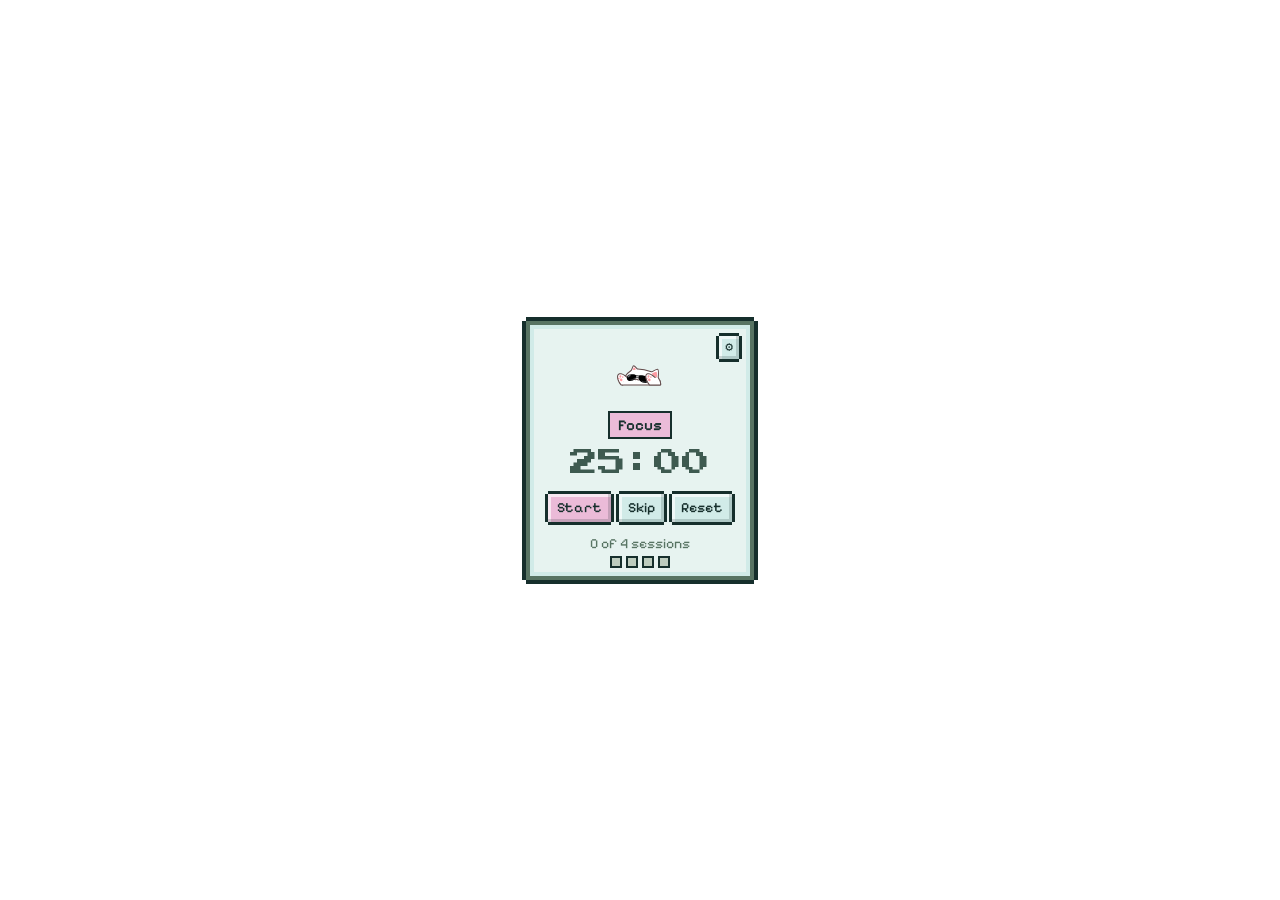
<file: index.html>
<!DOCTYPE html>
<html lang="en">
<head>
<meta charset="utf-8">
<meta name="viewport" content="width=device-width, initial-scale=1">
<title>Cat Pomodoro</title>
<link rel="preconnect" href="https://fonts.googleapis.com">
<link rel="preconnect" href="https://fonts.gstatic.com" crossorigin>
<link href="https://fonts.googleapis.com/css2?family=Press+Start+2P&family=Pixelify+Sans:wght@400;500;600&display=swap" rel="stylesheet">
<link rel="stylesheet" href="theme.css">
<script>
  /* Keeps the page see-through inside Notion. If your Notion is in dark mode, add ?dark to the embed link */
  if (/[?&]dark\b/.test(location.search)) document.documentElement.style.colorScheme = "dark";
</script>
<style>
  .widget { width:100%; max-width:228px; padding:18px 12px 14px; display:flex; flex-direction:column; align-items:center; gap:6px; text-align:center; }
  .gear { position:absolute; top:12px; right:12px; padding:5px 6px; font-size:13px; }
  .cat { position:relative; width:128px; aspect-ratio:2 / 1; margin-top:4px; }
  .cat img { position:absolute; inset:0; width:100%; height:100%; object-fit:contain; image-rendering:auto; }
  .hidden { visibility:hidden; }
  .mode { font-size:15px; font-weight:600; padding:3px 8px; background:var(--mode); box-shadow:0 0 0 2px var(--ink); }
  .time { font-family:var(--title); font-size:28px; line-height:1; margin:6px 0 2px; color:var(--forest); }
  .row { display:flex; gap:2px; margin-top:6px; }
  .row .px-btn { padding:7px 9px; font-size:14px; }
  .progress { font-size:14px; color:var(--moss); margin-top:4px; }
  .px-dots { max-width:190px; }

  .settings { display:none; width:100%; flex-direction:column; gap:10px; padding-top:18px; text-align:left; }
  .settings.open { display:flex; }
  .settings.open ~ .timer-view { display:none; }
  .settings h2 { font-family:var(--title); font-size:11px; font-weight:400; color:var(--forest); }
  .field { display:flex; align-items:center; justify-content:space-between; gap:8px; font-size:15px; }
  .field small { display:block; color:var(--moss); font-size:12px; }
  .field input { width:58px; font-family:var(--pixel); font-size:15px; text-align:center; color:var(--ink);
                 background:var(--pale); border:0; padding:4px; box-shadow:0 0 0 2px var(--ink), inset 2px 2px 0 rgba(22,47,44,.15); }
  .field input:focus-visible { outline:3px dashed var(--glow); outline-offset:3px; }
  .settings .row { justify-content:flex-end; }
  .timer-view { display:flex; flex-direction:column; align-items:center; gap:6px; }
</style>
</head>
<body>
<div class="widget px-card" id="w" style="--mode:var(--pink)">
  <button class="gear px-btn" id="gear" aria-label="Timer settings" title="Settings">⚙</button>

  <form class="settings" id="settings" onsubmit="return false">
    <h2>Timer settings</h2>
    <label class="field">Focus <small>minutes</small><input type="number" id="s-focus" min="1" max="180"></label>
    <label class="field">Short break <small>minutes</small><input type="number" id="s-short" min="1" max="60"></label>
    <label class="field">Long break <small>minutes</small><input type="number" id="s-long" min="1" max="120"></label>
    <label class="field">Long break every <small>sessions</small><input type="number" id="s-every" min="1" max="12"></label>
    <label class="field">Sessions to run <small>0 = keep going</small><input type="number" id="s-total" min="0" max="24"></label>
    <div class="row">
      <button type="button" class="px-btn" id="cancel">Cancel</button>
      <button type="button" class="px-btn primary" id="save">Save</button>
    </div>
  </form>

  <div class="timer-view">
    <div class="cat" aria-hidden="true">
      <img src="cat/fur_white_base.svg" alt="">
      <img id="pawL" src="cat/fur_white_left-up.svg" alt="">
      <img src="cat/face_pilot.svg" alt="">
      <img id="pawR" src="cat/fur_white_right-up.svg" alt="">
    </div>
    <div class="mode" id="mode">Focus</div>
    <div class="time" id="time" role="timer">25:00</div>
    <div class="row">
      <button class="px-btn primary" id="go">Start</button>
      <button class="px-btn" id="skip">Skip</button>
      <button class="px-btn" id="reset">Reset</button>
    </div>
    <div class="progress" id="progress"></div>
    <div class="px-dots" id="dots"></div>
  </div>
</div>
<script>
  const DEFAULTS = { focus:25, short:5, long:15, every:4, total:4 };
  const LABEL = { focus:"Focus", short:"Short break", long:"Long break", done:"All done ♥" };
  const $ = id => document.getElementById(id);

  function load() {
    try { return { ...DEFAULTS, ...JSON.parse(localStorage.getItem("catPomodoro") || "{}") }; }
    catch (e) { return { ...DEFAULTS }; }
  }
  function persist() { try { localStorage.setItem("catPomodoro", JSON.stringify(cfg)); } catch (e) {} }

  let cfg = load();
  let mode = "focus", done = 0, left = cfg.focus * 60, end = null, tick = null, tap = null, flip = false;

  function paint() {
    const m = String(Math.floor(left / 60)).padStart(2, "0"), s = String(left % 60).padStart(2, "0");
    $("time").textContent = mode === "done" ? "Yay!" : `${m}:${s}`;
    $("mode").textContent = LABEL[mode];
    $("w").style.setProperty("--mode", mode === "short" || mode === "long" ? "var(--sky)" : "var(--pink)");
    $("go").textContent = end ? "Pause" : "Start";
    $("go").disabled = $("skip").disabled = mode === "done";

    const count = cfg.total > 0 ? cfg.total : cfg.every;
    const filled = cfg.total > 0 ? done : (done % cfg.every || (done && mode === "long" ? cfg.every : 0));
    $("dots").innerHTML = Array.from({ length: count }, (_, i) => `<span class="${i < filled ? "on" : ""}"></span>`).join("");
    $("progress").textContent = cfg.total > 0 ? `${Math.min(done, cfg.total)} of ${cfg.total} sessions` : `${done} sessions done`;
    document.title = end ? `${m}:${s} ${LABEL[mode]}` : "Cat Pomodoro";
  }

  // The cat taps its paws while a focus session runs and rests with paws up otherwise
  function paws(on) {
    clearInterval(tap);
    $("pawL").classList.remove("hidden"); $("pawR").classList.remove("hidden");
    if (!on || matchMedia("(prefers-reduced-motion: reduce)").matches) return;
    tap = setInterval(() => { flip = !flip; $("pawL").classList.toggle("hidden", flip); $("pawR").classList.toggle("hidden", !flip); }, 350);
  }

  // an 8-bit style two-note chime
  function chime() {
    try {
      const a = new AudioContext();
      [[660, 0], [990, .16]].forEach(([f, t]) => {
        const o = a.createOscillator(), g = a.createGain();
        o.type = "square"; o.frequency.value = f;
        g.gain.setValueAtTime(.08, a.currentTime + t); g.gain.exponentialRampToValueAtTime(.001, a.currentTime + t + .35);
        o.connect(g).connect(a.destination); o.start(a.currentTime + t); o.stop(a.currentTime + t + .4);
      });
    } catch (e) {}
  }

  function stop() { clearInterval(tick); end = null; paws(false); }

  function next() {
    stop();
    if (mode === "focus") {
      done++;
      if (cfg.total > 0 && done >= cfg.total) { mode = "done"; left = 0; paint(); return; }
      mode = done % cfg.every === 0 ? "long" : "short";
    } else mode = "focus";
    left = cfg[mode] * 60; paint();
  }

  function start() {
    end = Date.now() + left * 1000;
    paws(mode === "focus");
    tick = setInterval(() => {
      left = Math.max(0, Math.round((end - Date.now()) / 1000));
      if (left === 0) { chime(); next(); } else paint();
    }, 250);
    paint();
  }

  function reset() { stop(); mode = "focus"; done = 0; left = cfg.focus * 60; paint(); }

  const keys = ["focus", "short", "long", "every", "total"];
  function openSettings(open) {
    $("settings").classList.toggle("open", open);
    if (open) keys.forEach(k => $("s-" + k).value = cfg[k]);
  }
  $("gear").onclick = () => openSettings(!$("settings").classList.contains("open"));
  $("cancel").onclick = () => openSettings(false);
  $("save").onclick = () => {
    keys.forEach(k => {
      const el = $("s-" + k), n = Math.round(Number(el.value));
      cfg[k] = Number.isFinite(n) ? Math.min(Number(el.max), Math.max(Number(el.min), n)) : DEFAULTS[k];
    });
    persist(); openSettings(false); reset();
  };

  $("go").onclick = () => { if (end) { stop(); paint(); } else start(); };
  $("skip").onclick = next;
  $("reset").onclick = reset;
  paint();
</script>
<script>
  /* Shrinks the widget to fit the Notion embed, whatever size the embed is */
  (function () {
    const fit = () => {
      const card = document.querySelector(".px-card");
      if (!card) return;
      card.style.zoom = 1;
      const pad = 16, w = card.offsetWidth + pad, h = card.offsetHeight + pad;
      const s = Math.min(1, innerWidth / w, innerHeight / h);
      card.style.zoom = Math.max(.4, Math.floor(s * 50) / 50);
    };
    addEventListener("resize", fit);
    new ResizeObserver(fit).observe(document.body);
    if (document.fonts) document.fonts.ready.then(fit);
    addEventListener("load", fit);
    fit();
  })();
</script>
</body>
</html>
</file>
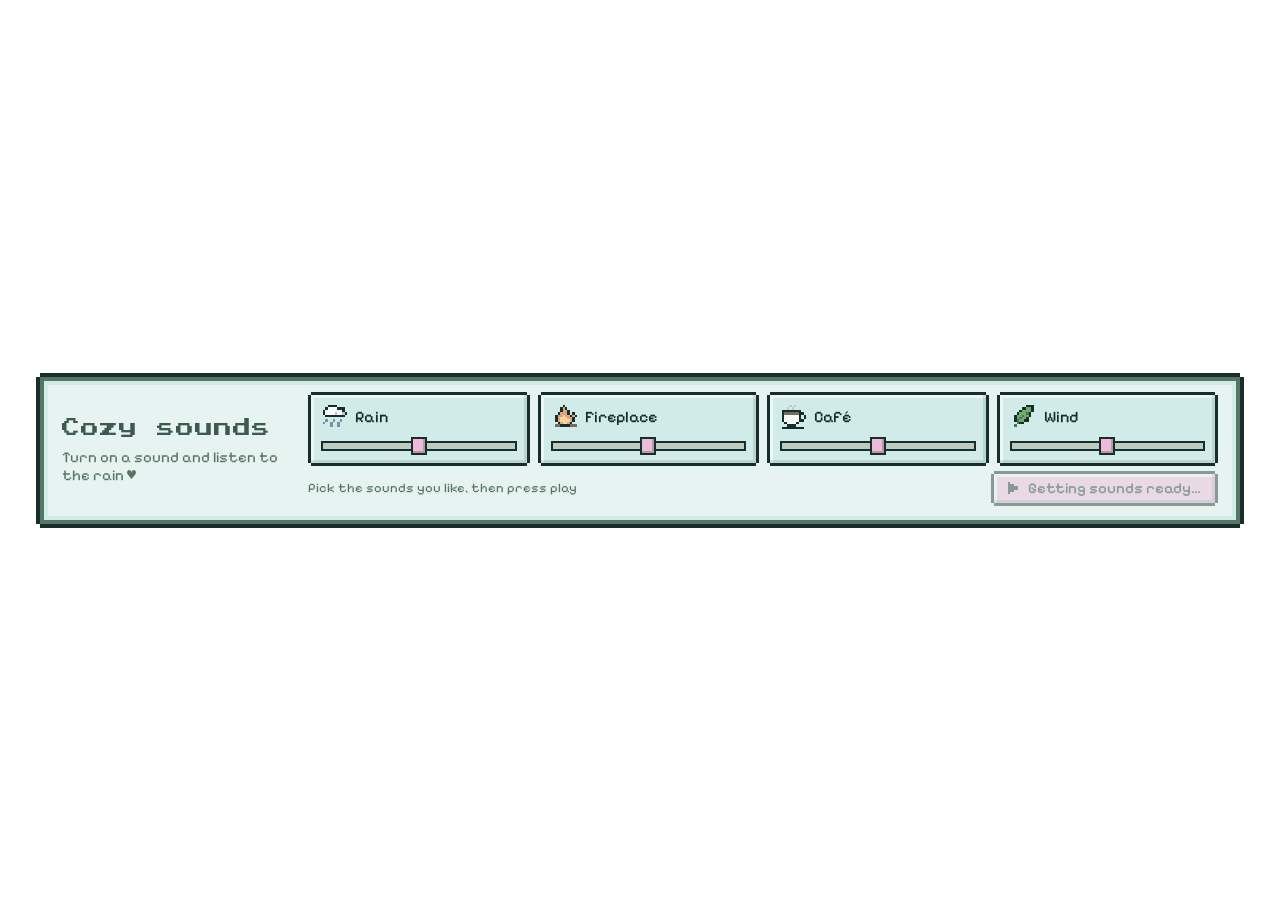
<file: ambience-banner.html>
<!DOCTYPE html>
<html lang="en">
<head>
<meta charset="utf-8">
<meta name="viewport" content="width=device-width, initial-scale=1">
<title>Cozy sounds</title>
<link rel="preconnect" href="https://fonts.googleapis.com">
<link rel="preconnect" href="https://fonts.gstatic.com" crossorigin>
<link href="https://fonts.googleapis.com/css2?family=Press+Start+2P&family=Pixelify+Sans:wght@400;500;600&display=swap" rel="stylesheet">
<link rel="stylesheet" href="theme.css">
<script>
  /* Keeps the page see-through inside Notion. If your Notion is in dark mode, add ?dark to the embed link */
  if (/[?&]dark\b/.test(location.search)) document.documentElement.style.colorScheme = "dark";
</script>
<style>
  .card { width:100%; max-width:380px; padding:20px 18px 16px; display:flex; flex-direction:column; align-items:center; gap:12px; text-align:center; }
  .intro { display:flex; flex-direction:column; gap:8px; align-items:center; }


  .side { display:flex; flex-direction:column; gap:8px; width:100%; }
  .mixer { display:grid; grid-template-columns:1fr 1fr; gap:12px; width:100%; padding:0 3px; }
  .sound { display:flex; flex-direction:column; gap:6px; padding:8px 10px; text-align:left; }
  .sound.on { background:var(--glow); }
  .sound button { all:unset; cursor:pointer; display:flex; align-items:center; gap:8px; font-family:var(--pixel); font-size:16px; font-weight:500; color:var(--ink); }
  .sound button:focus-visible { outline:3px dashed var(--forest); outline-offset:3px; }
  .sound button svg { flex:none; }
  .sound .state { display:none; } /* the yellow tile shows which sounds are on */
  .foot { font-size:13px; color:var(--moss); }
  .foot.blocked { color:var(--ink); background:var(--pink); padding:3px 6px; box-shadow:0 0 0 2px var(--ink); }
  .foot.blocked[hidden] { display:none; }

  /* ---- banner layout: title on the left, four sounds across ---- */
  body { padding:12px; }
  .card { max-width:1200px; padding:18px 22px; display:grid; grid-template-columns:auto 1fr; gap:26px; align-items:center; text-align:left; }
  .intro { align-items:flex-start; max-width:220px; }
  .mixer { grid-template-columns:repeat(4, minmax(0, 1fr)); gap:14px; }
  .sound { padding:10px 12px 8px; gap:8px; }
  .sound button svg { width:24px; height:24px; }
  .row-foot { display:flex; align-items:center; justify-content:space-between; gap:12px; }
  .row-foot .play { display:inline-flex; align-items:center; gap:8px; font-size:15px; padding:7px 14px; }
  @media (max-width: 860px) {
    .card { grid-template-columns:1fr; gap:14px; }
    .intro { flex-direction:row; align-items:baseline; gap:14px; max-width:none; }
  }
  @media (max-width: 560px) {
    .intro { flex-direction:column; align-items:center; text-align:center; gap:8px; }
    .mixer { grid-template-columns:1fr 1fr; }
    .row-foot { flex-direction:column; }
  }
</style>
</head>
<body>
<main class="card px-card">
  <div class="intro">
    <h1 class="px-title">Cozy sounds</h1>
    <p class="px-sub">Turn on a sound and listen to the rain ♥</p>
  </div>

  <div class="side">
    <div class="mixer" id="mixer"></div>
    <div class="row-foot">
      <p class="foot" id="hint">Pick the sounds you like, then press play</p>
      <button class="px-btn primary play" id="play" disabled><svg id="playIcon" viewBox="0 0 6 6" width="12" height="12" aria-hidden="true"></svg><span id="playText">Getting sounds ready…</span></button>
    </div>
    <p class="foot blocked" id="blocked" hidden>Sound was blocked in this view. Open the widget in its own tab (••• → View original).</p>
  </div>
</main>

<script>
  const $ = id => document.getElementById(id);
  const store = {
    get(k) { try { return JSON.parse(localStorage.getItem(k)); } catch (e) { return null; } },
    set(k, v) { try { localStorage.setItem(k, JSON.stringify(v)); } catch (e) {} }
  };
  const saved = store.get("ambience") || {};
  const settings = { ...saved, sounds: saved.sounds || {} };
  const save = () => store.set("ambience", settings);

  /* ---------- Pixel art helpers ---------- */
  function rects(rows, pal) {
    let r = "";
    rows.forEach((row, y) => { for (let x = 0; x < row.length;) {
      const c = row[x]; let e = x + 1; while (e < row.length && row[e] === c) e++;
      if (pal[c]) r += `<rect x="${x}" y="${y}" width="${e - x}" height="1" fill="${pal[c]}"/>`;
      x = e;
    } });
    return r;
  }
  // 10×10 icons for the sounds
  const ICONS = {
    rain: { pal:{ o:"#162f2c", p:"#f6fbfa", s:"#bdccbe", b:"#6f95a8" }, rows:[
      "..oooo....", ".oppppooo.", "opppppppo.", "oppppsppso", ".oooooooo.", "..........", ".b..b..b..", "b..b..b...", "...b..b...", ".........."] },
    fire: { pal:{ o:"#162f2c", r:"#e3a27f", y:"#f5d79f", w:"#786a5e" }, rows:[
      "....o.....", "...oro....", "...orro...", "..orrro.o.", ".orryrroro", ".oryyyrro.", ".oryyyyro.", "..oryyro..", ".wwoooowww", ".........."] },
    cafe: { pal:{ o:"#162f2c", c:"#786a5e", p:"#f6fbfa", s:"#bdccbe" }, rows:[
      "...s.s....", "..s.s.....", "oooooooo..", "occccccoo.", "oppppppo.o", "oppppppo.o", "oppppppoo.", ".oppppo...", "..oooo....", "ooooooooo."] },
    wind: { pal:{ o:"#162f2c", l:"#73aa69", g:"#45755c" }, rows:[
      "......ooo.", "....oollo.", "...ollllo.", "..olllgo..", ".ollgllo..", ".olgllo...", ".oglloo...", "..goo.....", ".g........", ".........."] },
  };
  const icon = id => `<svg viewBox="0 0 10 10" width="20" height="20" aria-hidden="true">${rects(ICONS[id].rows.map(r => r.split("")), ICONS[id].pal)}</svg>`;

  /* ================= Cozy sounds =================
     Each sound is generated once (32-second seamless loop) and then played as a normal looping
     audio file. Plain <audio> works in more places than live Web Audio, including Notion embeds. */
  const SOUNDS = [
    { id:"rain",  label:"Rain" }, { id:"fire", label:"Fireplace" },
    { id:"cafe", label:"Café" }, { id:"wind", label:"Wind" },
  ];
  const LEN = 32, RATE = 32000;
  const players = {};
  let playing = false;

  function renderSound(id) {
    const off = new OfflineAudioContext(1, LEN * RATE, RATE);
    const n = RATE * 4, white = off.createBuffer(1, n, RATE), brown = off.createBuffer(1, n, RATE);
    const w = white.getChannelData(0), b = brown.getChannelData(0);
    let last = 0;
    for (let i = 0; i < n; i++) { w[i] = Math.random() * 2 - 1; last = (last + .02 * (Math.random() * 2 - 1)) / 1.02; b[i] = last * 3.5; }
    const loop = buf => { const s = off.createBufferSource(); s.buffer = buf; s.loop = true; s.start(0); return s; };
    const filter = (type, f, q = .7) => { const x = off.createBiquadFilter(); x.type = type; x.frequency.value = f; x.Q.value = q; return x; };
    const gain = v => { const g = off.createGain(); g.gain.value = v; return g; };
    const out = gain(1); out.connect(off.destination);
    const bursts = (min, max, make) => { for (let t = .05; t < LEN - .3; t += (min + Math.random() * (max - min)) / 1000) make(t); };
    const burst = (t, { dur, freq, level, type = "highpass" }) => {
      const s = off.createBufferSource(); s.buffer = white;
      const f = filter(type, freq, type === "bandpass" ? 1.5 : .7), g = gain(0);
      g.gain.setValueAtTime(level, t); g.gain.exponentialRampToValueAtTime(.0001, t + dur);
      s.connect(f).connect(g).connect(out); s.start(t, Math.random() * 3, dur + .02);
    };
    if (id === "rain") {
      loop(white).connect(filter("highpass", 500)).connect(filter("lowpass", 5000)).connect(gain(.28)).connect(out);
      loop(brown).connect(filter("lowpass", 900)).connect(gain(.35)).connect(out);
      bursts(20, 120, t => burst(t, { dur: .03, freq: 2500 + Math.random() * 3000, level: .05 + Math.random() * .08 }));
    }
    if (id === "fire") {
      loop(brown).connect(filter("lowpass", 420)).connect(gain(.55)).connect(out);
      bursts(40, 260, t => burst(t, { dur: .02 + Math.random() * .05, freq: 1200 + Math.random() * 3500, level: .12 + Math.random() * .35 }));
    }
    if (id === "cafe") {
      // soft room tone
      loop(brown).connect(filter("lowpass", 350)).connect(gain(.25)).connect(out);
      // murmur: several distant voices, each a band of noise that rises and falls in syllables
      const talk = filter("lowpass", 2600); talk.connect(gain(.9)).connect(out);
      for (let v = 0; v < 7; v++) {
        const f1 = filter("bandpass", 350 + Math.random() * 450, 3), f2 = filter("bandpass", 1100 + Math.random() * 900, 4);
        const env = gain(0), mix = gain(1);
        const src = loop(white); src.connect(f1).connect(mix); src.connect(f2).connect(gain(.5)).connect(mix);
        mix.connect(env).connect(talk);
        let t = Math.random() * 2;
        while (t < LEN - 1) {                       // a phrase of syllables, then a pause
          const words = 4 + Math.floor(Math.random() * 10);
          for (let k = 0; k < words && t < LEN - .6; k++) {
            const len = .09 + Math.random() * .16, peak = .25 + Math.random() * .35;
            env.gain.setTargetAtTime(peak, t, .025); env.gain.setTargetAtTime(peak * .15, t + len, .03);
            t += len + .03 + Math.random() * .08;
          }
          env.gain.setTargetAtTime(0, t, .08);
          t += .6 + Math.random() * 2.5;
        }
        env.gain.setTargetAtTime(0, LEN - .8, .1);
      }
      // cups and spoons clinking now and then
      const clink = (t) => {
        [1, 2.76].forEach((m, k) => {
          const o = off.createOscillator(), g = gain(0), f = 2300 + Math.random() * 1500;
          o.frequency.value = f * m; o.type = "sine";
          g.gain.setValueAtTime(k ? .025 : .06, t); g.gain.exponentialRampToValueAtTime(.0001, t + (k ? .15 : .35));
          o.connect(g).connect(out); o.start(t); o.stop(t + .4);
        });
      };
      for (let t = 1 + Math.random() * 2; t < LEN - 1; t += 2 + Math.random() * 5) { clink(t); if (Math.random() < .35) clink(t + .12 + Math.random() * .1); }
      // the espresso machine steaming once in the loop
      const steam = off.createBufferSource(); steam.buffer = white;
      const sf = filter("highpass", 2500), sg = gain(0), st = 12 + Math.random() * 8;
      sg.gain.setTargetAtTime(.04, st, .3); sg.gain.setTargetAtTime(0, st + 3.5, .4);
      steam.connect(sf).connect(sg).connect(out); steam.start(0);
    }
    if (id === "wind") {
      const bp = filter("bandpass", 420, .9), g = gain(.6);
      loop(brown).connect(bp).connect(g).connect(out);
      // slow gusts that complete whole cycles inside the loop, so it repeats without a seam
      const l1 = off.createOscillator(), d1 = gain(260); l1.frequency.value = 2 / LEN; l1.connect(d1).connect(bp.frequency); l1.start(0);
      const l2 = off.createOscillator(), d2 = gain(.35); l2.frequency.value = 3 / LEN; l2.connect(d2).connect(g.gain); l2.start(0);
    }
    return off.startRendering();
  }

  function toWav(buf) {
    const data = buf.getChannelData(0), len = data.length, view = new DataView(new ArrayBuffer(44 + len * 2));
    let peak = 0; for (let i = 0; i < len; i++) peak = Math.max(peak, Math.abs(data[i]));
    const scale = peak > .98 ? .98 / peak : 1;
    const str = (o, t) => [...t].forEach((c, i) => view.setUint8(o + i, c.charCodeAt(0)));
    str(0, "RIFF"); view.setUint32(4, 36 + len * 2, true); str(8, "WAVE"); str(12, "fmt ");
    view.setUint32(16, 16, true); view.setUint16(20, 1, true); view.setUint16(22, 1, true);
    view.setUint32(24, buf.sampleRate, true); view.setUint32(28, buf.sampleRate * 2, true);
    view.setUint16(32, 2, true); view.setUint16(34, 16, true); str(36, "data"); view.setUint32(40, len * 2, true);
    for (let i = 0; i < len; i++) view.setInt16(44 + i * 2, Math.max(-1, Math.min(1, data[i] * scale)) * 32767, true);
    return URL.createObjectURL(new Blob([view], { type: "audio/wav" }));
  }

  const PLAY = rects(["c.....","ccc...","ccccc.","ccccc.","ccc...","c....."].map(r => r.split("")), { c:"currentColor" });
  const PAUSE = rects(["cc..cc","cc..cc","cc..cc","cc..cc","cc..cc","cc..cc"].map(r => r.split("")), { c:"currentColor" });

  $("mixer").innerHTML = SOUNDS.map(s => {
    const st = settings.sounds[s.id] || { vol: .5 };
    return `<div class="sound px-panel" id="s-${s.id}">
      <button data-id="${s.id}" aria-pressed="false">${icon(s.id)}${s.label}<span class="state"></span></button>
      <input class="px-range" type="range" min="0" max="1" step="0.01" value="${st.vol}" data-id="${s.id}" aria-label="${s.label} volume">
    </div>`;
  }).join("");
  // which sounds are picked is remembered; playback always starts paused (browsers require a click)
  SOUNDS.forEach(s => { settings.sounds[s.id] = { vol: .5, on: false, ...(settings.sounds[s.id] || {}) }; });

  function paint() {
    SOUNDS.forEach(s => {
      const st = settings.sounds[s.id], box = $("s-" + s.id);
      box.classList.toggle("on", st.on);
      box.querySelector("button").setAttribute("aria-pressed", st.on);
    });
    const any = SOUNDS.some(s => settings.sounds[s.id].on);
    $("playIcon").innerHTML = playing ? PAUSE : PLAY;
    if (!$("play").disabled) $("playText").textContent = playing ? "Pause" : "Play";
    $("play").setAttribute("aria-label", playing ? "Pause sounds" : "Play sounds");
    $("hint").textContent = !any ? "Pick the sounds you like, then press play"
      : playing ? "Playing. Tap a sound to add or remove it" : "Press play to listen";
  }

  function apply(id) {
    const p = players[id], st = settings.sounds[id];
    if (!p) return;
    p.volume = st.vol;
    if (playing && st.on) { if (p.paused) p.play().catch(blocked); }
    else if (!p.paused) p.pause();
  }
  function blocked() { $("blocked").hidden = false; playing = false; paint(); }

  $("play").onclick = () => {
    if (!SOUNDS.some(s => settings.sounds[s.id].on)) settings.sounds.rain.on = true; // nothing picked yet: start with rain
    playing = !playing;
    $("blocked").hidden = true;
    SOUNDS.forEach(s => apply(s.id));
    paint(); save();
  };
  $("mixer").querySelectorAll("button").forEach(b => b.onclick = () => {
    const st = settings.sounds[b.dataset.id]; st.on = !st.on;
    apply(b.dataset.id); paint(); save();
  });
  $("mixer").querySelectorAll("input").forEach(r => r.oninput = () => {
    settings.sounds[r.dataset.id].vol = +r.value;
    apply(r.dataset.id); save();
  });

  // pause everything if the page is hidden by Notion or the browser stops one of the sounds
  document.addEventListener("visibilitychange", () => { if (document.hidden && playing) { playing = false; SOUNDS.forEach(s => apply(s.id)); paint(); } });

  (async () => {
    paint();
    try {
      for (const s of SOUNDS) {
        const a = new Audio(toWav(await renderSound(s.id)));
        a.loop = true; a.preload = "auto"; a.volume = settings.sounds[s.id].vol;
        players[s.id] = a;
      }
      $("play").disabled = false;
    } catch (e) {
      $("playText").textContent = "Sounds unavailable";
      $("hint").textContent = "This browser can't make the sounds. Try Chrome, Edge, Firefox or Safari.";
      return;
    }
    paint();
  })();
</script>
<script>
  /* Shrinks the widget to fit the Notion embed, whatever size the embed is */
  (function () {
    const fit = () => {
      const card = document.querySelector(".px-card");
      if (!card) return;
      card.style.zoom = 1;
      const pad = 16, w = card.offsetWidth + pad, h = card.offsetHeight + pad;
      const s = Math.min(1, innerWidth / w, innerHeight / h);
      card.style.zoom = Math.max(.4, Math.floor(s * 50) / 50);
    };
    addEventListener("resize", fit);
    new ResizeObserver(fit).observe(document.body);
    if (document.fonts) document.fonts.ready.then(fit);
    addEventListener("load", fit);
    fit();
  })();
</script>
</body>
</html>
</file>
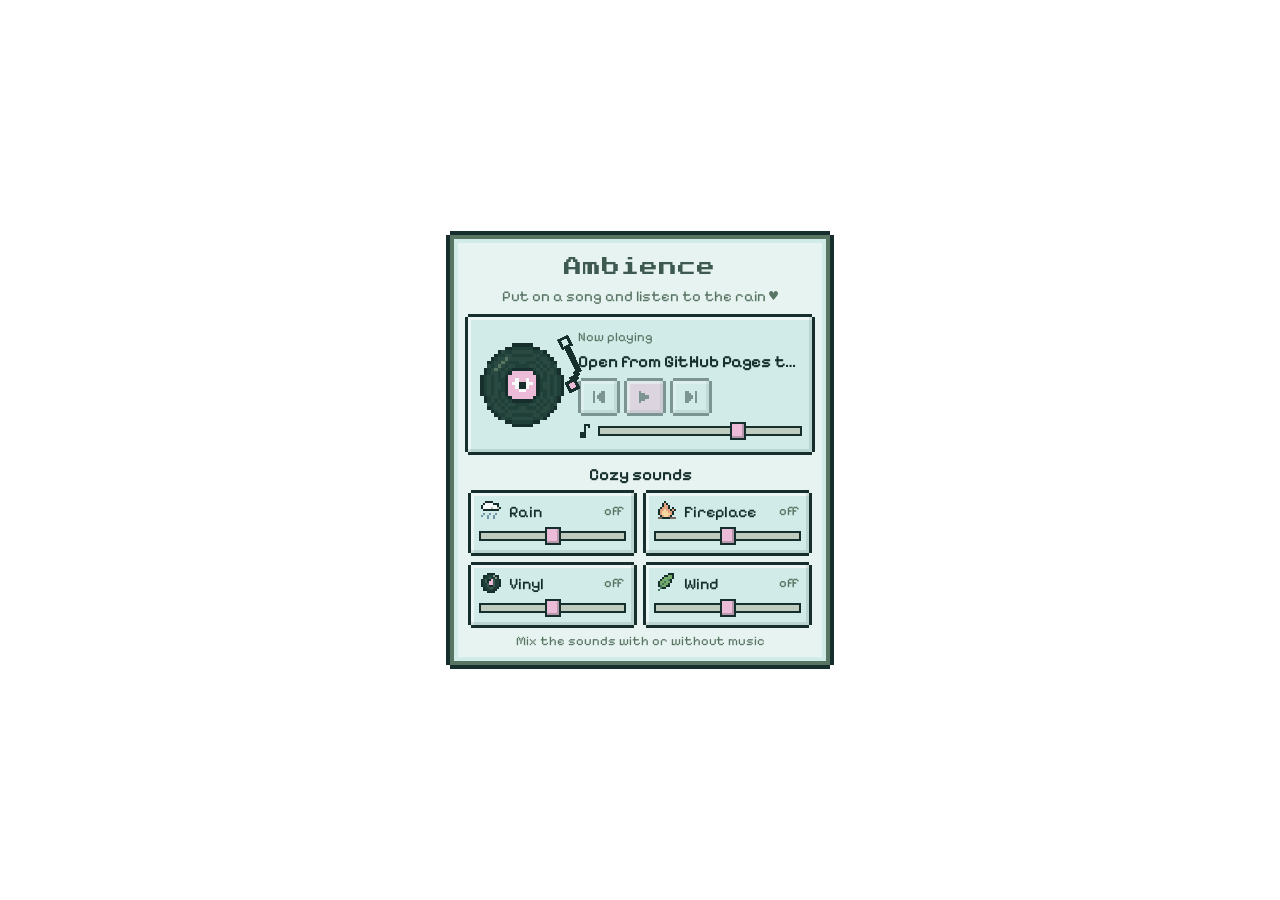
<file: ambience.html>
<!DOCTYPE html>
<html lang="en">
<head>
<meta charset="utf-8">
<meta name="viewport" content="width=device-width, initial-scale=1">
<title>Ambience</title>
<link rel="preconnect" href="https://fonts.googleapis.com">
<link rel="preconnect" href="https://fonts.gstatic.com" crossorigin>
<link href="https://fonts.googleapis.com/css2?family=Press+Start+2P&family=Pixelify+Sans:wght@400;500;600&display=swap" rel="stylesheet">
<link rel="stylesheet" href="theme.css">
<script>
  /* Keeps the page see-through inside Notion. If your Notion is in dark mode, add ?dark to the embed link */
  if (/[?&]dark\b/.test(location.search)) document.documentElement.style.colorScheme = "dark";
</script>
<style>
  .card { width:100%; max-width:380px; padding:20px 18px 16px; display:flex; flex-direction:column; align-items:center; gap:12px; text-align:center; }
  .intro { display:flex; flex-direction:column; gap:8px; align-items:center; }

  .player { width:100%; display:flex; align-items:center; gap:14px; padding:12px; }
  .deck { position:relative; width:84px; height:84px; flex:none; }
  .record { width:100%; height:100%; animation:spin 2.4s steps(8) infinite; animation-play-state:paused; }
  .playing .record { animation-play-state:running; }
  @keyframes spin { to { transform:rotate(360deg) } }
  .arm { position:absolute; top:-6px; right:-10px; width:36px; height:60px; transform-origin:26px 6px;
         transform:rotate(-26deg); transition:transform .5s steps(4); }
  .playing .arm { transform:rotate(0deg); }
  .now { flex:1; min-width:0; text-align:left; display:flex; flex-direction:column; gap:6px; }
  .label { font-size:13px; color:var(--moss); }
  .track { font-size:17px; font-weight:600; white-space:nowrap; overflow:hidden; text-overflow:ellipsis; }
  .controls { display:flex; gap:4px; align-items:center; }
  .controls .px-btn { width:36px; height:32px; padding:0; display:grid; place-items:center; }
  .controls .px-btn svg { width:12px; height:12px; }
  .vol { display:flex; align-items:center; gap:8px; }
  .vol svg { flex:none; }

  .side { display:flex; flex-direction:column; gap:8px; width:100%; }
  .mixer-title { font-size:17px; font-weight:600; }
  .mixer { display:grid; grid-template-columns:1fr 1fr; gap:12px; width:100%; padding:0 3px; }
  .sound { display:flex; flex-direction:column; gap:6px; padding:8px 10px; text-align:left; }
  .sound.on { background:var(--glow); }
  .sound button { all:unset; cursor:pointer; display:flex; align-items:center; gap:8px; font-family:var(--pixel); font-size:16px; font-weight:500; color:var(--ink); }
  .sound button:focus-visible { outline:3px dashed var(--forest); outline-offset:3px; }
  .sound button svg { flex:none; }
  .sound .state { margin-left:auto; font-size:13px; color:var(--moss); }
  .foot { font-size:13px; color:var(--moss); }
  .foot.blocked { color:var(--ink); background:var(--pink); padding:3px 6px; box-shadow:0 0 0 2px var(--ink); }
  .foot.blocked[hidden] { display:none; }

  /* ---- banner layout (ambience-banner.html) ---- */
  body.banner { padding:12px; }
  .banner .card { max-width:1200px; padding:18px 22px; display:grid; grid-template-columns:auto minmax(280px, 1.1fr) 2fr; gap:24px; text-align:left; }
  .banner .intro { align-items:flex-start; max-width:210px; }
  .banner .mixer { grid-template-columns:repeat(4, minmax(0, 1fr)); }
  .banner .sound .state { display:none; }
  .banner .sound { padding:8px; }
  .banner .sound button { font-size:14px; gap:6px; white-space:nowrap; }
  @media (max-width: 980px) {
    .banner .card { grid-template-columns:minmax(260px, 1fr) 1.4fr; }
    .banner .intro { grid-column:1 / -1; flex-direction:row; align-items:baseline; gap:14px; max-width:none; }
    .banner .mixer { grid-template-columns:1fr 1fr; }
    .banner .sound .state { display:inline; }
  }
  @media (max-width: 620px) {
    .banner .card { grid-template-columns:1fr; text-align:center; }
    .banner .intro { flex-direction:column; align-items:center; gap:8px; }
  }
  @media (prefers-reduced-motion: reduce) { .record { animation:none; } .arm { transition:none; } }
</style>
</head>
<body>
<main class="card px-card">
  <div class="intro">
    <h1 class="px-title">Ambience</h1>
    <p class="px-sub">Put on a song and listen to the rain ♥</p>
  </div>

  <section class="player px-panel" id="player">
    <div class="deck" aria-hidden="true">
      <svg class="record" id="record" viewBox="0 0 24 24"></svg>
      <svg class="arm" viewBox="0 0 12 20">
        <rect x="7" y="0" width="4" height="4" fill="#162f2c"/><rect x="8" y="1" width="2" height="2" fill="#d1ebe8"/>
        <rect x="8" y="4" width="2" height="9" fill="#162f2c"/><rect x="7" y="12" width="2" height="2" fill="#162f2c"/>
        <rect x="5" y="13" width="3" height="2" fill="#162f2c"/><rect x="3" y="14" width="4" height="4" fill="#162f2c"/>
        <rect x="4" y="15" width="2" height="2" fill="#ebbbd8"/>
      </svg>
    </div>
    <div class="now">
      <span class="label">Now playing</span>
      <span class="track" id="track">Loading songs…</span>
      <div class="controls">
        <button class="px-btn" id="prev" aria-label="Previous song"><svg viewBox="0 0 6 6"><rect x="0" y="0" width="1" height="6" fill="currentColor"/><rect x="4" y="0" width="1" height="6" fill="currentColor"/><rect x="3" y="1" width="1" height="4" fill="currentColor"/><rect x="2" y="2" width="1" height="2" fill="currentColor"/><rect x="5" y="0" width="1" height="6" fill="currentColor"/></svg></button>
        <button class="px-btn primary" id="play" aria-label="Play"><svg id="playIcon" viewBox="0 0 6 6"></svg></button>
        <button class="px-btn" id="next" aria-label="Next song"><svg viewBox="0 0 6 6"><rect x="5" y="0" width="1" height="6" fill="currentColor"/><rect x="0" y="0" width="2" height="6" fill="currentColor"/><rect x="2" y="1" width="1" height="4" fill="currentColor"/><rect x="3" y="2" width="1" height="2" fill="currentColor"/></svg></button>
      </div>
      <label class="vol"><svg viewBox="0 0 7 7" width="14" height="14" aria-hidden="true"><rect x="3" y="0" width="1" height="5" fill="#162f2c"/><rect x="4" y="0" width="2" height="1" fill="#162f2c"/><rect x="5" y="1" width="1" height="1" fill="#162f2c"/><rect x="1" y="4" width="3" height="3" fill="#162f2c"/></svg><input class="px-range" type="range" id="musicVol" min="0" max="1" step="0.01" aria-label="Music volume"></label>
    </div>
  </section>

  <div class="side">
    <p class="mixer-title">Cozy sounds</p>
    <div class="mixer" id="mixer"></div>
    <p class="foot">Mix the sounds with or without music</p>
    <p class="foot blocked" id="blocked" hidden>Sound is blocked in this view. Open the widget in its own tab (••• → View original).</p>
  </div>
</main>
<audio id="audio" preload="none"></audio>

<script>
  /* ---------- Settings ----------
     Put your songs in a "music" folder in the repo. On GitHub Pages the user/repo are detected automatically. */
  const GITHUB_USER = "";
  const GITHUB_REPO = "";
  const BRANCH = "main";
  const FOLDER = "music";
  /* Optional: list songs by hand to skip the GitHub lookup, e.g. ["rainy-cafe.mp3", "sunset.mp3"] */
  const MANUAL_LIST = [];
  /* -------------------------------- */

  const $ = id => document.getElementById(id);
  const AUDIO = /\.(mp3|m4a|ogg|oga|wav|aac|opus|flac)$/i;
  const todayKey = new Date().toLocaleDateString("en-CA");
  const store = {
    get(k) { try { return JSON.parse(localStorage.getItem(k)); } catch (e) { return null; } },
    set(k, v) { try { localStorage.setItem(k, JSON.stringify(v)); } catch (e) {} }
  };
  const saved = store.get("ambience") || {};
  const settings = { music: saved.music ?? .7, sounds: saved.sounds || {}, track: saved.track || 0 };
  const save = () => store.set("ambience", settings);

  /* ---------- Pixel art helpers ---------- */
  function rects(rows, pal) {
    let r = "";
    rows.forEach((row, y) => { for (let x = 0; x < row.length;) {
      const c = row[x]; let e = x + 1; while (e < row.length && row[e] === c) e++;
      if (pal[c]) r += `<rect x="${x}" y="${y}" width="${e - x}" height="1" fill="${pal[c]}"/>`;
      x = e;
    } });
    return r;
  }
  // the record: rings, grooves, a pink label with a heart
  (function drawRecord() {
    const rows = [];
    for (let y = 0; y < 24; y++) { let row = "";
      for (let x = 0; x < 24; x++) {
        const d = Math.hypot(x + .5 - 12, y + .5 - 12);
        row += d > 11.8 ? "." : d > 11 ? "o" : d > 5.2 ? ((Math.floor(d * 1.2) % 2) ? "g" : "d") : d > 4.4 ? "o" : "l";
      } rows.push(row.split(""));
    }
    [[10,10],[13,10],[9,11],[10,11],[11,11],[12,11],[13,11],[14,11],[10,12],[11,12],[12,12],[13,12],[11,13],[12,13]].forEach(([x,y]) => rows[y][x] = "w");
    rows[11][11] = "o"; rows[11][12] = "o"; rows[12][11] = "o"; rows[12][12] = "o";
    [[5,6],[6,5],[7,4],[4,7]].forEach(([x,y]) => rows[y][x] = "h");
    $("record").innerHTML = rects(rows, { o:"#162f2c", d:"#1f4038", g:"#2a4a41", l:"#ebbbd8", w:"#f6fbfa", h:"#587463" });
  })();
  const PLAY = rects(["c.....","ccc...","ccccc.","ccccc.","ccc...","c....."].map(r => r.split("")), { c:"currentColor" });
  const PAUSE = rects(["cc..cc","cc..cc","cc..cc","cc..cc","cc..cc","cc..cc"].map(r => r.split("")), { c:"currentColor" });

  // 10×10 icons for the sounds
  const ICONS = {
    rain: { pal:{ o:"#162f2c", p:"#f6fbfa", s:"#bdccbe", b:"#6f95a8" }, rows:[
      "..oooo....", ".oppppooo.", "opppppppo.", "oppppsppso", ".oooooooo.", "..........", ".b..b..b..", "b..b..b...", "...b..b...", ".........."] },
    fire: { pal:{ o:"#162f2c", r:"#e3a27f", y:"#f5d79f", w:"#786a5e" }, rows:[
      "....o.....", "...oro....", "...orro...", "..orrro.o.", ".orryrroro", ".oryyyrro.", ".oryyyyro.", "..oryyro..", ".wwoooowww", ".........."] },
    vinyl: { pal:{ o:"#162f2c", d:"#1f4038", g:"#3e5a50", l:"#ebbbd8", h:"#869881" }, rows:[
      "...oooo...", ".oodddhoo.", ".oddgddho.", "odgoolgddo", "odgollgddo", "oddgllgddo", "oddgoogddo", ".oddggddo.", ".oodddoo..", "...oooo..."] },
    wind: { pal:{ o:"#162f2c", l:"#73aa69", g:"#45755c" }, rows:[
      "......ooo.", "....oollo.", "...ollllo.", "..olllgo..", ".ollgllo..", ".olgllo...", ".oglloo...", "..goo.....", ".g........", ".........."] },
  };
  const icon = id => `<svg viewBox="0 0 10 10" width="20" height="20" aria-hidden="true">${rects(ICONS[id].rows.map(r => r.split("")), ICONS[id].pal)}</svg>`;

  /* ================= Music ================= */
  const audio = $("audio");
  let songs = [], current = settings.track;

  function repoInfo() {
    if (GITHUB_USER && GITHUB_REPO) return { user: GITHUB_USER, repo: GITHUB_REPO };
    const host = location.hostname.match(/^([^.]+)\.github\.io$/);
    if (!host) return null;
    const first = location.pathname.split("/").filter(Boolean)[0];
    return { user: host[1], repo: first && !first.includes(".") ? first : `${host[1]}.github.io` };
  }
  async function loadSongs() {
    if (MANUAL_LIST.length) return MANUAL_LIST.slice();
    const cached = store.get("musicList");
    if (cached && cached.day === todayKey && cached.files.length) return cached.files;
    const info = repoInfo();
    try {
      if (!info) throw new Error("no repo");
      const res = await fetch(`https://api.github.com/repos/${info.user}/${info.repo}/contents/${FOLDER}?ref=${BRANCH}`);
      if (!res.ok) throw new Error(res.status);
      const files = (await res.json()).filter(f => f.type === "file" && AUDIO.test(f.name)).map(f => f.name)
        .sort((a, b) => a.localeCompare(b, undefined, { numeric: true }));
      store.set("musicList", { day: todayKey, files });
      return files;
    } catch (e) { return cached ? cached.files : []; }
  }
  const pretty = f => decodeURIComponent(f).replace(AUDIO, "").replace(/[-_]+/g, " ").trim();

  function setTrack(i, autoplay) {
    if (!songs.length) return;
    current = (i + songs.length) % songs.length;
    audio.src = `${FOLDER}/${encodeURIComponent(songs[current])}`;
    $("track").textContent = pretty(songs[current]);
    settings.track = current; save();
    if (autoplay) audio.play().catch(() => {});
  }
  function paintPlay() {
    const on = !audio.paused;
    $("player").classList.toggle("playing", on);
    $("playIcon").innerHTML = on ? PAUSE : PLAY;
    $("play").setAttribute("aria-label", on ? "Pause" : "Play");
  }
  $("play").onclick = () => { if (!songs.length) return; audio.paused ? audio.play().catch(() => {}) : audio.pause(); };
  $("prev").onclick = () => setTrack(current - 1, !audio.paused);
  $("next").onclick = () => setTrack(current + 1, !audio.paused);
  audio.onplay = audio.onpause = paintPlay;
  audio.onended = () => setTrack(current + 1, true);
  audio.volume = settings.music;
  $("musicVol").value = settings.music;
  $("musicVol").oninput = e => { audio.volume = settings.music = +e.target.value; save(); };
  paintPlay();

  (async () => {
    songs = await loadSongs();
    if (!songs.length) {
      $("track").textContent = repoInfo() || MANUAL_LIST.length ? "Add songs to your music folder" : "Open from GitHub Pages to load songs";
      ["prev", "play", "next"].forEach(id => $(id).disabled = true);
      return;
    }
    setTrack(current < songs.length ? current : 0, false);
  })();

  /* ================= Cozy sounds (made in the browser, no files needed) ================= */
  let ctx = null, noise = {}, master = null, outEl = null;
  const SOUNDS = [
    { id:"rain",  label:"Rain" }, { id:"fire", label:"Fireplace" },
    { id:"vinyl", label:"Vinyl" }, { id:"wind", label:"Wind" },
  ];
  const nodes = {};

  function initAudio() {
    if (ctx) return;
    ctx = new (window.AudioContext || window.webkitAudioContext)();
    // Send everything through an <audio> element so it plays as regular media:
    // iPhones don't mute it on silent mode, and embedded pages allow it more often.
    master = ctx.createGain();
    try {
      const dest = ctx.createMediaStreamDestination();
      master.connect(dest);
      outEl = new Audio(); outEl.srcObject = dest.stream;
      outEl.play().catch(() => { master.disconnect(); master.connect(ctx.destination); });
    } catch (e) { master.connect(ctx.destination); }
    const len = ctx.sampleRate * 4;
    const white = ctx.createBuffer(1, len, ctx.sampleRate), brown = ctx.createBuffer(1, len, ctx.sampleRate);
    const w = white.getChannelData(0), b = brown.getChannelData(0);
    let last = 0;
    for (let i = 0; i < len; i++) { w[i] = Math.random() * 2 - 1; last = (last + .02 * (Math.random() * 2 - 1)) / 1.02; b[i] = last * 3.5; }
    noise = { white, brown };
  }
  const loop = buf => { const s = ctx.createBufferSource(); s.buffer = buf; s.loop = true; s.start(); return s; };
  const filter = (type, freq, q = .7) => { const f = ctx.createBiquadFilter(); f.type = type; f.frequency.value = freq; f.Q.value = q; return f; };
  const gain = v => { const g = ctx.createGain(); g.gain.value = v; return g; };
  function burst(out, { dur, freq, level, type = "highpass" }) {
    const s = ctx.createBufferSource(); s.buffer = noise.white;
    const f = filter(type, freq, type === "bandpass" ? 1.5 : .7), g = gain(0), t = ctx.currentTime;
    g.gain.setValueAtTime(level, t); g.gain.exponentialRampToValueAtTime(.0001, t + dur);
    s.connect(f).connect(g).connect(out); s.start(t, Math.random() * 3, dur + .02);
  }
  function scheduler(id, out, min, max, make) {
    const tick = () => { if (nodes[id].on) make(out); nodes[id].timer = setTimeout(tick, min + Math.random() * (max - min)); };
    tick();
  }
  function build(id) {
    const out = gain(0); out.connect(master);
    nodes[id] = { out, on: false };
    if (id === "rain") {
      loop(noise.white).connect(filter("highpass", 500)).connect(filter("lowpass", 5000)).connect(gain(.28)).connect(out);
      loop(noise.brown).connect(filter("lowpass", 900)).connect(gain(.35)).connect(out);
      scheduler(id, out, 20, 120, o => burst(o, { dur: .03, freq: 2500 + Math.random() * 3000, level: .05 + Math.random() * .08 }));
    }
    if (id === "fire") {
      loop(noise.brown).connect(filter("lowpass", 420)).connect(gain(.55)).connect(out);
      scheduler(id, out, 40, 260, o => burst(o, { dur: .02 + Math.random() * .05, freq: 1200 + Math.random() * 3500, level: .12 + Math.random() * .35 }));
    }
    if (id === "vinyl") {
      loop(noise.white).connect(filter("highpass", 3500)).connect(gain(.018)).connect(out);
      scheduler(id, out, 60, 520, o => burst(o, { dur: .004 + Math.random() * .01, freq: 1800 + Math.random() * 2000, level: .25 + Math.random() * .4, type: "bandpass" }));
    }
    if (id === "wind") {
      const bp = filter("bandpass", 420, .9), g = gain(.6);
      loop(noise.brown).connect(bp).connect(g).connect(out);
      const lfo = ctx.createOscillator(), depth = gain(260); lfo.frequency.value = .07; lfo.connect(depth).connect(bp.frequency); lfo.start();
      const lfo2 = ctx.createOscillator(), depth2 = gain(.35); lfo2.frequency.value = .11; lfo2.connect(depth2).connect(g.gain); lfo2.start();
    }
  }
  function setSound(id, on, vol) {
    initAudio();
    if (ctx.state !== "running") ctx.resume().catch(() => {});
    if (outEl && outEl.paused) outEl.play().catch(() => {});
    // if the browser still refuses, say how to fix it
    setTimeout(() => {
      const blocked = on && ctx.state !== "running";
      $("blocked").hidden = !blocked;
    }, 600);
    if (!nodes[id]) build(id);
    nodes[id].on = on;
    nodes[id].out.gain.setTargetAtTime(on ? vol : 0, ctx.currentTime, .4);
  }

  $("mixer").innerHTML = SOUNDS.map(s => {
    const st = settings.sounds[s.id] || { vol: .5 };
    return `<div class="sound px-panel" id="s-${s.id}">
      <button data-id="${s.id}" aria-pressed="false">${icon(s.id)}${s.label}<span class="state">off</span></button>
      <input class="px-range" type="range" min="0" max="1" step="0.01" value="${st.vol}" data-id="${s.id}" aria-label="${s.label} volume">
    </div>`;
  }).join("");
  function paintSound(id) {
    const st = settings.sounds[id], box = $("s-" + id);
    box.classList.toggle("on", st.on);
    box.querySelector("button").setAttribute("aria-pressed", st.on);
    box.querySelector(".state").textContent = st.on ? "on" : "off";
  }
  SOUNDS.forEach(s => { settings.sounds[s.id] = { vol: .5, ...(settings.sounds[s.id] || {}), on: false }; paintSound(s.id); });
  $("mixer").querySelectorAll("button").forEach(b => b.onclick = () => {
    const st = settings.sounds[b.dataset.id]; st.on = !st.on;
    setSound(b.dataset.id, st.on, st.vol); paintSound(b.dataset.id); save();
  });
  $("mixer").querySelectorAll("input").forEach(r => r.oninput = () => {
    const st = settings.sounds[r.dataset.id]; st.vol = +r.value;
    if (st.on) setSound(r.dataset.id, true, st.vol);
    save();
  });
</script>
<script>
  /* Shrinks the widget to fit the Notion embed, whatever size the embed is */
  (function () {
    const fit = () => {
      const card = document.querySelector(".px-card");
      if (!card) return;
      card.style.zoom = 1;
      const pad = 16, w = card.offsetWidth + pad, h = card.offsetHeight + pad;
      const s = Math.min(1, innerWidth / w, innerHeight / h);
      card.style.zoom = Math.max(.4, Math.floor(s * 50) / 50);
    };
    addEventListener("resize", fit);
    new ResizeObserver(fit).observe(document.body);
    if (document.fonts) document.fonts.ready.then(fit);
    addEventListener("load", fit);
    fit();
  })();
</script>
</body>
</html>
</file>
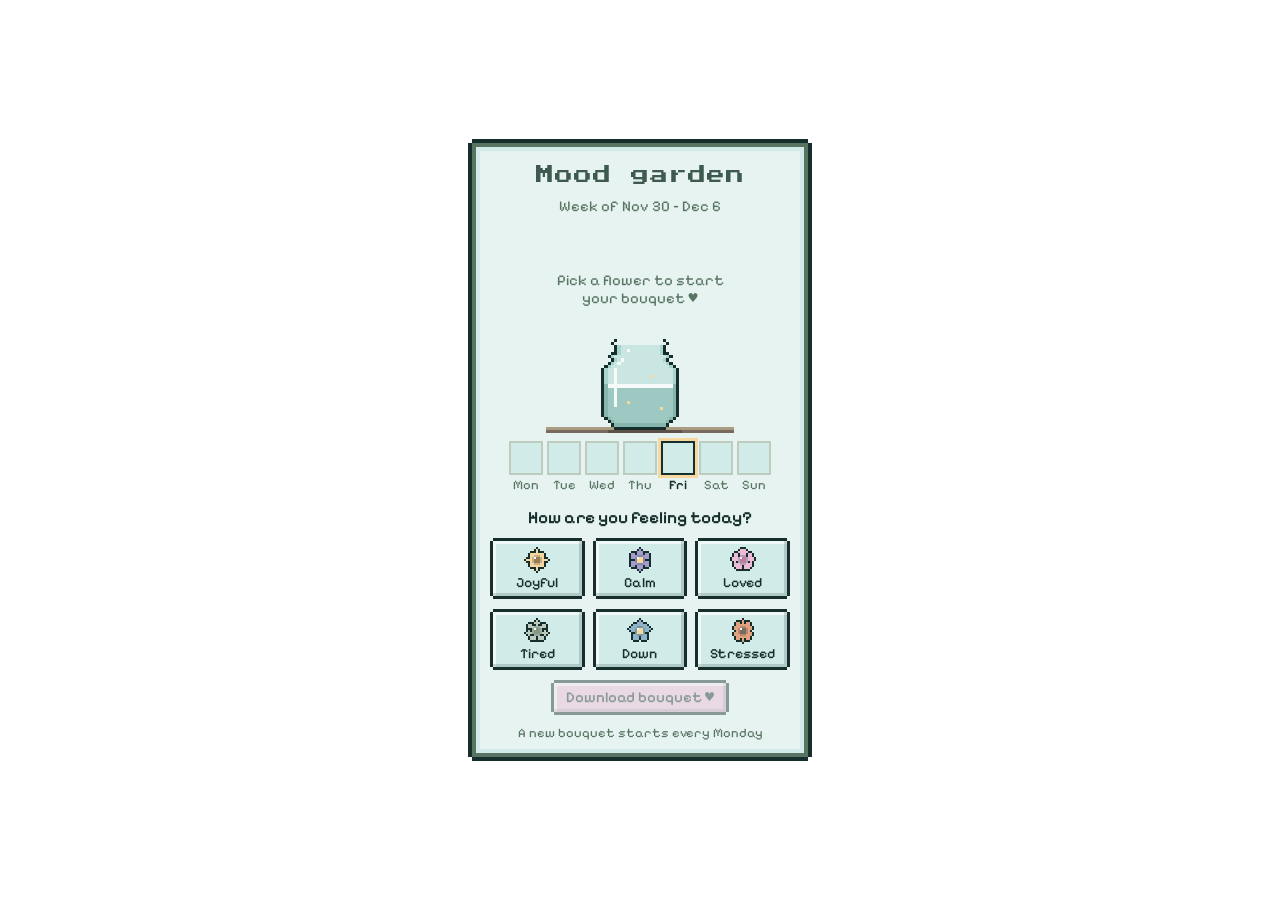
<file: mood.html>
<!DOCTYPE html>
<html lang="en">
<head>
<meta charset="utf-8">
<meta name="viewport" content="width=device-width, initial-scale=1">
<title>Mood garden</title>
<link rel="preconnect" href="https://fonts.googleapis.com">
<link rel="preconnect" href="https://fonts.gstatic.com" crossorigin>
<link href="https://fonts.googleapis.com/css2?family=Press+Start+2P&family=Pixelify+Sans:wght@400;500;600&display=swap" rel="stylesheet">
<link rel="stylesheet" href="theme.css">
<script>
  /* Keeps the page see-through inside Notion. If your Notion is in dark mode, add ?dark to the embed link */
  if (/[?&]dark\b/.test(location.search)) document.documentElement.style.colorScheme = "dark";
</script>
<style>
  .card { width:100%; max-width:336px; padding:20px 14px 16px; display:flex; flex-direction:column; align-items:center; gap:10px; text-align:center; }
  .bouquet { position:relative; width:100%; max-width:208px; aspect-ratio:1; }
  .bouquet svg { width:100%; height:100%; display:block; }
  .hint { position:absolute; left:0; right:0; top:22%; font-size:15px; color:var(--moss); padding:0 18px; }
  .hint[hidden] { display:none; }
  .pop { animation:pop .45s steps(4); transform-origin:50% 50%; transform-box:fill-box; }
  @keyframes pop { from { transform:scale(.2) } to { transform:scale(1) } }

  .week { display:flex; gap:4px; justify-content:center; }
  .day { width:34px; display:flex; flex-direction:column; align-items:center; gap:4px; font-size:13px; color:var(--moss); }
  .slot { width:30px; height:30px; display:grid; place-items:center; background:var(--pale);
          box-shadow:0 0 0 2px var(--mist); }
  .slot.filled { box-shadow:0 0 0 2px var(--ink); background:#f3faf8; }
  .day.today { color:var(--ink); font-weight:600; }
  .day.today .slot { box-shadow:0 0 0 2px var(--ink), 0 0 0 5px var(--glow); }

  .ask { font-size:17px; font-weight:600; margin-top:4px; }
  .moods { display:grid; grid-template-columns:repeat(3, 1fr); gap:10px 8px; width:100%; padding:0 4px; }
  .mood { display:flex; flex-direction:column; align-items:center; gap:3px; padding:6px 2px; font-size:14px; }
  .foot { font-size:13px; color:var(--moss); }
  @media (prefers-reduced-motion: reduce) { .pop { animation:none; } }
</style>
</head>
<body>
<main class="card px-card">
  <h1 class="px-title">Mood garden</h1>
  <p class="px-sub" id="sub">This week's bouquet</p>

  <div class="bouquet">
    <svg id="jar" viewBox="0 0 64 64" role="img" aria-label="This week's bouquet"></svg>
    <p class="hint" id="hint">Pick a flower to start your bouquet ♥</p>
  </div>

  <div class="week" id="week"></div>

  <p class="ask" id="ask">How are you feeling today?</p>
  <div class="moods" id="moods"></div>
  <button class="px-btn primary" id="save">Download bouquet ♥</button>
  <p class="foot">A new bouquet starts every Monday</p>
</main>

<script>
  /* ---------- Pixel palette (rainy-window colours) ---------- */
  const C = {
    ink:"#162f2c", glass:"#c9e6e2", glassEdge:"#a9d3cf", water:"#9ec9c3", waterEdge:"#86b5ae",
    stemGlass:"#6f9a86", stemWater:"#5f8a78", rim:"#e7f3f0", hi:"#f6fbfa",
    stem:"#45755c", leaf:"#73aa69", leafDark:"#45755c", glow:"#f5d79f",
    sillTop:"#aa9c83", sill:"#786a5e", sillShade:"#5e5248",
  };
  // Same colour pattern as before (yellow, lavender, pink, grey, blue, orange), tuned to the rainy-window palette
  const MOODS = [
    { id:"joyful",   label:"Joyful",   petal:"#f5d79f", center:"#9a7a55", petals:8,  shape:"long"  },
    { id:"calm",     label:"Calm",     petal:"#a39bcb", center:"#f5d79f", petals:6,  shape:"round" },
    { id:"loved",    label:"Loved",    petal:"#ebbbd8", center:"#bb7fa3", petals:5,  shape:"big"   },
    { id:"tired",    label:"Tired",    petal:"#bdccbe", center:"#869881", petals:7,  shape:"round" },
    { id:"down",     label:"Down",     petal:"#8fb4c9", center:"#f5d79f", petals:5,  shape:"round" },
    { id:"stressed", label:"Stressed", petal:"#e3a27f", center:"#786a5e", petals:10, shape:"long"  },
  ];
  const DAYS = ["Mon", "Tue", "Wed", "Thu", "Fri", "Sat", "Sun"];
  // where each weekday's flower sits (grid cells), fanning out as the week fills
  const SPOTS = [ {x:32,y:16,s:15}, {x:18,y:21,s:13}, {x:46,y:21,s:13}, {x:24,y:7,s:13}, {x:40,y:7,s:13}, {x:9,y:31,s:11}, {x:55,y:31,s:11} ];
  const G = 64;

  const $ = id => document.getElementById(id);
  const store = {
    get(k) { try { return JSON.parse(localStorage.getItem(k)); } catch (e) { return null; } },
    set(k, v) { try { localStorage.setItem(k, JSON.stringify(v)); } catch (e) {} }
  };
  const localDate = d => d.toLocaleDateString("en-CA");
  const now = new Date();
  const dayIdx = (now.getDay() + 6) % 7;
  const monday = new Date(now); monday.setDate(now.getDate() - dayIdx);
  const sunday = new Date(monday); sunday.setDate(monday.getDate() + 6);
  const weekKey = localDate(monday);
  const fmt = d => d.toLocaleDateString(undefined, { month: "short", day: "numeric" });
  const weekLabel = `${fmt(monday)} – ${fmt(sunday)}`;

  let data = store.get("moodGarden");
  if (!data || data.week !== weekKey) data = { week: weekKey, picks: Array(7).fill(null) };

  /* ---------- Pixel sprites ---------- */
  // Rasterise a flower onto an s×s grid, then trace a 1-pixel ink outline around it
  function shade(hex, t) { // mix a colour toward ink for petal depth
    const a = parseInt(hex.slice(1), 16), b = parseInt(C.ink.slice(1), 16);
    const mix = (sh) => Math.round(((a >> sh) & 255) * (1 - t) + ((b >> sh) & 255) * t);
    return "#" + [16, 8, 0].map(sh => mix(sh).toString(16).padStart(2, "0")).join("");
  }
  // Rasterise a flower onto an s×s grid, then trace a 1-pixel ink outline around each petal
  function flowerSprite(m, s) {
    const n = s - 2, grid = Array.from({ length: s }, () => Array(s).fill(null)), dark = shade(m.petal, .22);
    for (let j = 0; j < n; j++) for (let i = 0; i < n; i++) {
      const u = (i + .5) / n * 2 - 1, v = (j + .5) / n * 2 - 1, r = Math.hypot(u, v);
      let hits = 0;
      for (let k = 0; k < m.petals; k++) {
        const a = 2 * Math.PI * k / m.petals - Math.PI / 2;
        const x = u * Math.cos(a) + v * Math.sin(a), y = -u * Math.sin(a) + v * Math.cos(a);
        if (m.shape === "long"  && ((x - .55) / .45) ** 2 + (y / .19) ** 2 <= 1) hits++;
        if (m.shape === "round" && (x - .56) ** 2 + y ** 2 <= .38 ** 2) hits++;
        if (m.shape === "big"   && (x - .52) ** 2 + y ** 2 <= .46 ** 2) hits++;
      }
      let c = hits ? m.petal : null;
      if (hits > 1 && r > .42 && m.shape !== "long") c = C.ink;   // ink line where two petals meet
      else if (c && r < .5) c = dark;             // deeper colour near the middle
      if (r <= .3) c = m.center;
      grid[j + 1][i + 1] = c;
    }
    const mid = Math.floor(s / 2);
    if (grid[mid - 1][mid - 1] === m.center) grid[mid - 1][mid - 1] = C.hi;
    return outline(grid, C.ink);
  }
  function outline(g, ink) {
    const h = g.length, w = g[0].length, out = g.map(r => r.slice());
    for (let y = 0; y < h; y++) for (let x = 0; x < w; x++) {
      if (g[y][x]) continue;
      if ([[1,0],[-1,0],[0,1],[0,-1]].some(([dx, dy]) => g[y + dy] && g[y + dy][x + dx])) out[y][x] = ink;
    }
    return out;
  }
  // Turn a colour grid into merged <rect>s (one per horizontal run)
  function gridSVG(g) {
    let r = "";
    g.forEach((row, y) => {
      for (let x = 0; x < row.length;) {
        const c = row[x]; let e = x + 1;
        while (e < row.length && row[e] === c) e++;
        if (c) r += `<rect x="${x}" y="${y}" width="${e - x}" height="1" fill="${c}"/>`;
        x = e;
      }
    });
    return r;
  }
  const spriteSVG = (m, s, px) => `<svg viewBox="0 0 ${s} ${s}" width="${s * px}" height="${s * px}" aria-hidden="true">${gridSVG(flowerSprite(m, s))}</svg>`;

  /* ---------- The jar scene ---------- */
  function inJar(x, y) {
    const dx = Math.abs(x + .5 - 32);
    if (y === 36) return dx <= 7.5;                      // rim
    if (y >= 37 && y <= 39) return dx <= 6.5;            // neck
    if (y === 40) return dx <= 8.5;                      // shoulder
    if (y >= 41 && y <= 61) return (dx / 11.2) ** 4 + (Math.abs(y + .5 - 51.5) / 10.6) ** 4 <= 1;
    return false;
  }

  function scene() {
    const g = Array.from({ length: G }, () => Array(G).fill(null));
    const set = (x, y, c) => { x = Math.round(x); y = Math.round(y); if (x >= 0 && y >= 0 && x < G && y < G) g[y][x] = c; };
    const stemCells = new Set(), leafCells = [];

    // stems: base inside the jar, up through the neck, out to the flower
    data.picks.forEach((id, i) => {
      if (!id) return;
      const s = SPOTS[i], off = s.x - 32;
      const pts = [[32 + off * .2, 59], [32 + off * .05, 37], [s.x, s.y]];
      for (let p = 0; p < pts.length - 1; p++) {
        const [x0, y0] = pts[p], [x1, y1] = pts[p + 1], steps = Math.ceil(Math.hypot(x1 - x0, y1 - y0) * 3);
        for (let t = 0; t <= steps; t++) stemCells.add(`${Math.round(x0 + (x1 - x0) * t / steps)},${Math.round(y0 + (y1 - y0) * t / steps)}`);
      }
      const nx = 32 + off * .05, lx = Math.round(nx + (s.x - nx) * .5), ly = Math.round(37 + (s.y - 37) * .5);
      const d = off < 0 ? -1 : (off > 0 ? 1 : (i % 2 ? 1 : -1));
      leafCells.push([lx + d, ly, C.leaf], [lx + 2 * d, ly - 1, C.leaf], [lx + d, ly - 1, C.leaf], [lx + 3 * d, ly - 1, C.leafDark], [lx + 2 * d, ly, C.leafDark]);
    });
    stemCells.forEach(k => { const [x, y] = k.split(",").map(Number); set(x, y, C.stem); });

    // windowsill
    for (let x = 3; x <= 60; x++) { set(x, 62, C.sillTop); set(x, 63, C.sill); }
    for (let x = 22; x <= 44; x++) set(x, 63, C.sillShade);

    // glass jar with water, stems showing through, thicker glass at the edges
    const jar = Array.from({ length: G }, (_, y) => Array.from({ length: G }, (_, x) => inJar(x, y)));
    for (let y = 36; y < 62; y++) for (let x = 0; x < G; x++) {
      if (!jar[y][x]) continue;
      const edge = !jar[y][x - 1] || !jar[y][x + 1] || !jar[y + 1] || !jar[y + 1][x];
      const water = y >= 49, stem = stemCells.has(`${x},${y}`);
      let c = water ? (edge ? C.waterEdge : C.water) : (edge ? C.glassEdge : C.glass);
      if (stem && !edge) c = water ? C.stemWater : C.stemGlass;
      if (y === 36) c = stem ? C.stem : C.rim;
      g[y][x] = c;
    }
    // water surface, a few fireflies resting in the jar, glass highlights
    for (let x = 0; x < G; x++) if (jar[49][x] && g[49][x] === C.water) g[49][x] = C.hi;
    [[28, 54], [35, 46], [38, 56]].forEach(([x, y]) => g[y][x] = C.glow);
    for (let y = 44; y <= 55; y++) g[y][24] = C.hi;
    g[42][25] = C.hi; g[41][26] = C.hi; g[38][28] = C.hi;
    // ink outline around the jar, leaving the opening clear
    for (let y = 35; y < 63; y++) for (let x = 0; x < G; x++) {
      if (jar[y] && jar[y][x]) continue;
      const near = [[1,0],[-1,0],[0,1],[0,-1]].some(([dx, dy]) => jar[y + dy] && jar[y + dy][x + dx]);
      if (near && !(y === 35 && Math.abs(x + .5 - 32) < 7)) g[y][x] = C.ink;
    }

    leafCells.forEach(([x, y, c]) => set(x, y, c));

    const flowers = [];
    data.picks.forEach((id, i) => {
      if (!id) return;
      const s = SPOTS[i], sp = flowerSprite(MOODS.find(m => m.id === id), s.s), h = Math.floor(s.s / 2);
      sp.forEach((row, yy) => row.forEach((c, xx) => { if (c) set(s.x - h + xx, s.y - h + yy, c); }));
      flowers.push({ i, x: s.x - h, y: s.y - h, s: s.s });
    });
    return { g, flowers };
  }

  function render(justAdded = -1) {
    const { g, flowers } = scene();
    let svg = gridSVG(g);
    const pop = flowers.find(f => f.i === justAdded);
    if (pop) svg += `<rect class="pop" x="${pop.x}" y="${pop.y}" width="${pop.s}" height="${pop.s}" fill="transparent"/>`;
    $("jar").innerHTML = svg;
    if (pop) { // replay the flower on top with a little pop
      const m = MOODS.find(x => x.id === data.picks[justAdded]);
      $("jar").insertAdjacentHTML("beforeend", `<g class="pop">${gridSVG(flowerSprite(m, pop.s)).replace(/x="(\d+)" y="(\d+)"/g, (_, a, b) => `x="${+a + pop.x}" y="${+b + pop.y}"`)}</g>`);
    }
    const any = data.picks.some(Boolean);
    $("hint").hidden = any;
    $("save").disabled = !any;
    $("sub").textContent = `Week of ${weekLabel}`;

    $("week").innerHTML = DAYS.map((d, i) => {
      const m = MOODS.find(x => x.id === data.picks[i]);
      return `<div class="day ${i === dayIdx ? "today" : ""}" title="${m ? d + ": " + m.label : d}">
        <div class="slot ${m ? "filled" : ""}">${m ? spriteSVG(m, 11, 2) : ""}</div>${d}</div>`;
    }).join("");

    const picked = data.picks[dayIdx];
    $("ask").textContent = picked ? "Today's flower is in the jar ♥" : "How are you feeling today?";
    $("moods").innerHTML = MOODS.map(m => `
      <button class="px-btn mood" data-id="${m.id}" aria-pressed="${picked === m.id}">${spriteSVG(m, 13, 2)}${m.label}</button>`).join("");
    $("moods").querySelectorAll(".mood").forEach(b => b.onclick = () => {
      data.picks[dayIdx] = data.picks[dayIdx] === b.dataset.id ? null : b.dataset.id;
      store.set("moodGarden", data);
      render(dayIdx);
    });
  }

  /* ---------- Download the week's bouquet as a pixel-art PNG ---------- */
  function drawGrid(ctx, g, ox, oy, px) {
    g.forEach((row, y) => row.forEach((c, x) => { if (c) { ctx.fillStyle = c; ctx.fillRect(ox + x * px, oy + y * px, px, px); } }));
  }
  function pixelBox(ctx, x, y, w, h, fill, ink, b) {
    ctx.fillStyle = ink;
    ctx.fillRect(x + b, y, w - 2 * b, h); ctx.fillRect(x, y + b, w, h - 2 * b);
    ctx.fillStyle = fill; ctx.fillRect(x + b, y + b, w - 2 * b, h - 2 * b);
  }

  async function download() {
    const W = 1080, H = 1350, c = document.createElement("canvas");
    c.width = W; c.height = H;
    const ctx = c.getContext("2d");
    ctx.imageSmoothingEnabled = false;
    try { await Promise.all([document.fonts.load('40px "Press Start 2P"'), document.fonts.load('500 40px "Pixelify Sans"')]); } catch (e) {}

    // plain pale background
    ctx.fillStyle = "#d1ebe8"; ctx.fillRect(0, 0, W, H);

    pixelBox(ctx, 100, 100, 880, 1150, "#e7f3f0", C.ink, 12);
    ctx.strokeStyle = "#587463"; ctx.lineWidth = 12; ctx.strokeRect(118, 118, 844, 1114);
    ctx.strokeStyle = "#d1ebe8"; ctx.lineWidth = 12; ctx.strokeRect(130, 130, 820, 1090);

    ctx.textAlign = "center";
    ctx.font = '52px "Press Start 2P", monospace';
    ctx.fillStyle = "#3e5a50"; ctx.fillText("Mood garden", W / 2, 250);
    ctx.font = '500 40px "Pixelify Sans", monospace'; ctx.fillStyle = "#587463";
    ctx.fillText(`My bouquet for ${weekLabel}`, W / 2, 320);

    drawGrid(ctx, scene().g, (W - G * 11) / 2, 336, 11);

    const startX = W / 2 - 3 * 110;
    for (let i = 0; i < 7; i++) {
      const x = startX + i * 110, y = 1085, m = MOODS.find(k => k.id === data.picks[i]);
      ctx.fillStyle = m ? C.ink : "#bdccbe"; ctx.fillRect(x - 40, y - 40, 80, 80);
      ctx.fillStyle = m ? "#f3faf8" : "#d1ebe8"; ctx.fillRect(x - 34, y - 34, 68, 68);
      if (m) drawGrid(ctx, flowerSprite(m, 11), x - 27.5, y - 27.5, 5);
      ctx.font = '500 30px "Pixelify Sans", monospace'; ctx.fillStyle = "#587463";
      ctx.fillText(DAYS[i], x, y + 84);
    }

    const a = document.createElement("a");
    a.download = `mood-bouquet-${weekKey}.png`;
    a.href = c.toDataURL("image/png");
    document.body.appendChild(a); a.click(); a.remove();
  }
  $("save").onclick = () => download().catch(() => alert("The bouquet couldn't be saved. Try opening the widget in its own tab."));

  setInterval(() => { if (localDate(new Date()) !== localDate(now)) location.reload(); }, 60000);
  render();
</script>
<script>
  /* Shrinks the widget to fit the Notion embed, whatever size the embed is */
  (function () {
    const fit = () => {
      const card = document.querySelector(".px-card");
      if (!card) return;
      card.style.zoom = 1;
      const pad = 16, w = card.offsetWidth + pad, h = card.offsetHeight + pad;
      const s = Math.min(1, innerWidth / w, innerHeight / h);
      card.style.zoom = Math.max(.4, Math.floor(s * 50) / 50);
    };
    addEventListener("resize", fit);
    new ResizeObserver(fit).observe(document.body);
    if (document.fonts) document.fonts.ready.then(fit);
    addEventListener("load", fit);
    fit();
  })();
</script>
</body>
</html>
</file>
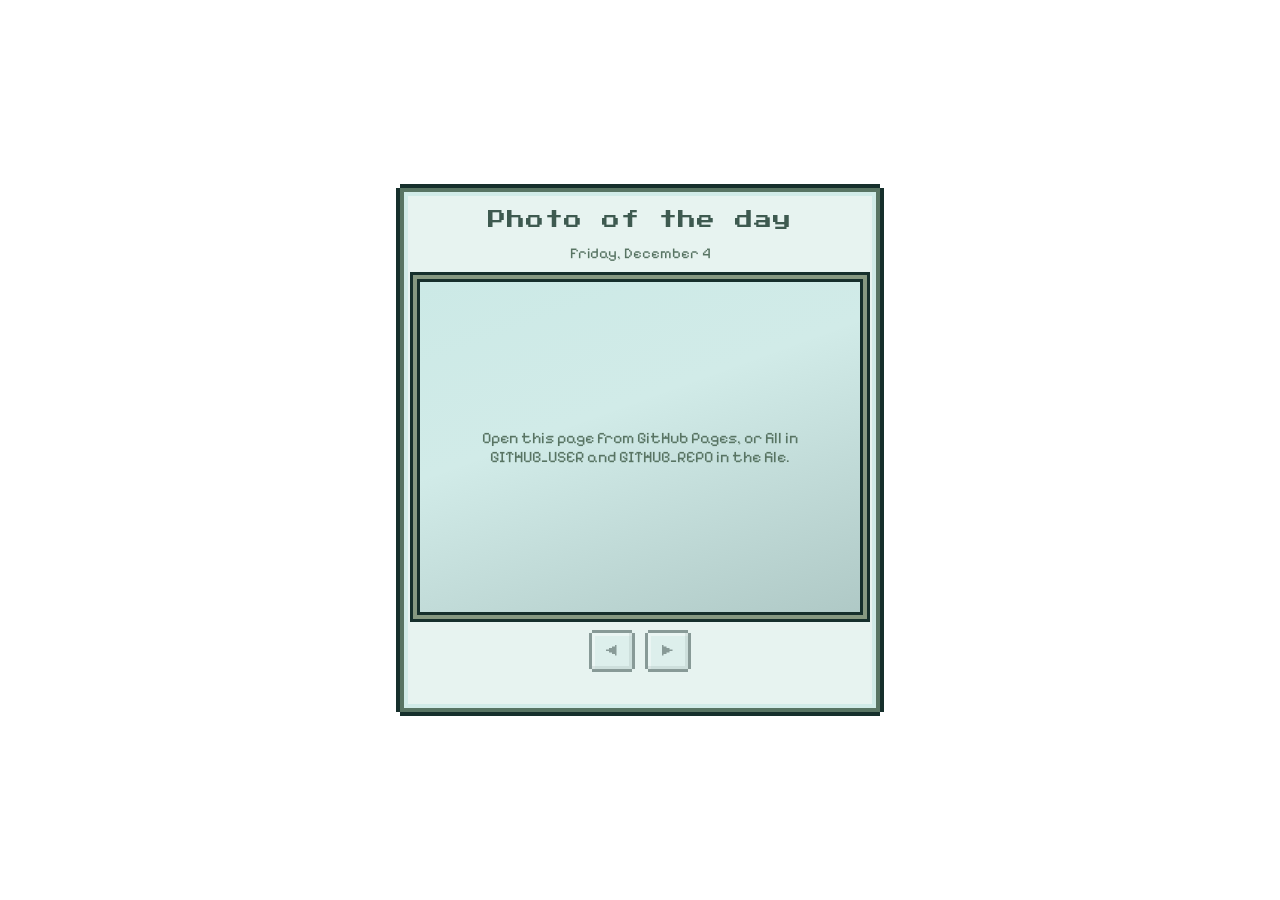
<file: photos.html>
<!DOCTYPE html>
<html lang="en">
<head>
<meta charset="utf-8">
<meta name="viewport" content="width=device-width, initial-scale=1">
<title>Photo of the day</title>
<link rel="preconnect" href="https://fonts.googleapis.com">
<link rel="preconnect" href="https://fonts.gstatic.com" crossorigin>
<link href="https://fonts.googleapis.com/css2?family=Press+Start+2P&family=Pixelify+Sans:wght@400;500;600&display=swap" rel="stylesheet">
<link rel="stylesheet" href="theme.css">
<script>
  /* Keeps the page see-through inside Notion. If your Notion is in dark mode, add ?dark to the embed link */
  if (/[?&]dark\b/.test(location.search)) document.documentElement.style.colorScheme = "dark";
</script>
<style>
  .card { width:100%; max-width:480px; padding:20px 20px 18px; display:flex; flex-direction:column; align-items:center; gap:12px; text-align:center; }
  .photo { position:relative; width:100%; aspect-ratio:4/3; overflow:hidden; background:var(--pale);
           box-shadow:0 0 0 3px var(--ink), 0 0 0 7px var(--sage), 0 0 0 10px var(--ink); margin:8px 0 6px; }
  .slide { position:absolute; inset:0; opacity:0; transition:opacity .8s steps(6); }
  .slide.show { opacity:1; }
  .slide .fill { position:absolute; inset:-24px; background-size:cover; background-position:center;
                 filter:blur(18px) saturate(.8) brightness(.95); }
  .slide img { position:absolute; inset:0; width:100%; height:100%; object-fit:contain; object-position:center; image-rendering:auto; }
  /* soft rainy-window tint and pixel corner notches */
  .photo::after { content:""; position:absolute; inset:0; pointer-events:none; z-index:2;
    background:linear-gradient(160deg, rgba(180,225,221,.18), transparent 40%, rgba(22,47,44,.18)); }
  .empty { position:absolute; inset:0; display:grid; place-items:center; padding:24px; z-index:3; font-size:16px; color:var(--moss); }
  .empty[hidden] { display:none; }
  .bar { display:flex; align-items:center; justify-content:center; gap:10px; }
  .bar .arrow { width:40px; height:36px; font-family:var(--title); font-size:12px; padding:0; }
  .count { font-size:14px; color:var(--moss); }
  .px-dots { max-width:260px; min-height:10px; }
  @media (prefers-reduced-motion: reduce) { .slide { transition:none; } }
</style>
</head>
<body>
<main class="card px-card">
  <h1 class="px-title">Photo of the day</h1>
  <p class="px-sub" id="sub">&nbsp;</p>
  <div class="photo" id="photo">
    <div class="slide" id="slideA"><div class="fill"></div><img alt=""></div>
    <div class="slide" id="slideB"><div class="fill"></div><img alt=""></div>
    <div class="empty" id="empty">Loading your photos…</div>
  </div>
  <div class="bar">
    <button class="px-btn arrow" id="prev" aria-label="Previous photo">◀</button>
    <button class="px-btn primary" id="today" hidden>Today's photo ♥</button>
    <button class="px-btn arrow" id="next" aria-label="Next photo">▶</button>
  </div>
  <div class="px-dots" id="dots"></div>
</main>

<script>
  /* ---------- Settings ----------
     On GitHub Pages (username.github.io/repo) the user and repo are detected automatically.
     Fill these in only if you host the page somewhere else. */
  const GITHUB_USER = "";
  const GITHUB_REPO = "";
  const BRANCH = "main";
  const FOLDER = "pics";
  /* Optional: list files here by hand to skip the GitHub lookup, e.g. ["beach.jpg", "tea.png"] */
  const MANUAL_LIST = [];
  /* -------------------------------- */

  const $ = id => document.getElementById(id);
  const IMAGE = /\.(jpe?g|png|gif|webp|avif)$/i;
  const todayKey = new Date().toLocaleDateString("en-CA");
  const dayNumber = Math.floor(new Date(todayKey + "T00:00:00Z") / 86400000);
  let photos = [], current = 0, dailyIndex = 0, front = $("slideA"), back = $("slideB");

  const store = {
    get(k) { try { return JSON.parse(localStorage.getItem(k)); } catch (e) { return null; } },
    set(k, v) { try { localStorage.setItem(k, JSON.stringify(v)); } catch (e) {} }
  };

  function repoInfo() {
    if (GITHUB_USER && GITHUB_REPO) return { user: GITHUB_USER, repo: GITHUB_REPO };
    const host = location.hostname.match(/^([^.]+)\.github\.io$/);
    if (!host) return null;
    const first = location.pathname.split("/").filter(Boolean)[0];
    return { user: host[1], repo: first && !first.includes(".") ? first : `${host[1]}.github.io` };
  }

  async function loadList() {
    if (MANUAL_LIST.length) return MANUAL_LIST.slice().sort();
    const cached = store.get("photoList");
    if (cached && cached.day === todayKey && cached.files.length) return cached.files;
    const info = repoInfo();
    try {
      if (!info) throw new Error("no repo");
      const res = await fetch(`https://api.github.com/repos/${info.user}/${info.repo}/contents/${FOLDER}?ref=${BRANCH}`);
      if (!res.ok) throw new Error(res.status);
      const files = (await res.json()).filter(f => f.type === "file" && IMAGE.test(f.name)).map(f => f.name)
        .sort((a, b) => a.localeCompare(b, undefined, { numeric: true }));
      store.set("photoList", { day: todayKey, files });
      return files;
    } catch (e) { return cached ? cached.files : []; }
  }

  function paintDots() {
    const box = $("dots");
    if (photos.length > 20) { box.innerHTML = `<b class="count" style="font-weight:500">${current + 1} / ${photos.length}</b>`; return; }
    box.innerHTML = photos.map((_, i) => `<span class="${i === current ? "on" : ""} ${i === dailyIndex ? "mark" : ""}"></span>`).join("");
  }

  function show(i) {
    current = (i + photos.length) % photos.length;
    const src = `${FOLDER}/${encodeURIComponent(photos[current])}`;
    const img = back.querySelector("img");
    img.onload = () => {
      back.querySelector(".fill").style.backgroundImage = `url("${src}")`;
      back.classList.add("show"); front.classList.remove("show");
      [front, back] = [back, front];
    };
    img.src = src;
    $("today").hidden = current === dailyIndex;
    paintDots();
    store.set("photoPick", { day: todayKey, index: current });
  }

  $("sub").textContent = new Date().toLocaleDateString(undefined, { weekday: "long", month: "long", day: "numeric" });

  async function init() {
    photos = await loadList();
    if (!photos.length) {
      $("empty").textContent = repoInfo() || MANUAL_LIST.length
        ? `Add photos to the “${FOLDER}” folder, then refresh.`
        : "Open this page from GitHub Pages, or fill in GITHUB_USER and GITHUB_REPO in the file.";
      $("prev").disabled = $("next").disabled = true;
      return;
    }
    $("empty").hidden = true;
    dailyIndex = dayNumber % photos.length;
    const pick = store.get("photoPick");
    show(pick && pick.day === todayKey && pick.index < photos.length ? pick.index : dailyIndex);
  }

  $("prev").onclick = () => photos.length && show(current - 1);
  $("next").onclick = () => photos.length && show(current + 1);
  $("today").onclick = () => show(dailyIndex);
  document.addEventListener("keydown", e => {
    if (!photos.length) return;
    if (e.key === "ArrowLeft") show(current - 1);
    if (e.key === "ArrowRight") show(current + 1);
  });
  let startX = null;
  $("photo").addEventListener("touchstart", e => startX = e.touches[0].clientX, { passive: true });
  $("photo").addEventListener("touchend", e => {
    if (startX === null || !photos.length) return;
    const dx = e.changedTouches[0].clientX - startX;
    if (Math.abs(dx) > 40) show(current + (dx < 0 ? 1 : -1));
    startX = null;
  });
  setInterval(() => { if (new Date().toLocaleDateString("en-CA") !== todayKey) location.reload(); }, 60000);
  init();
</script>
<script>
  /* Shrinks the widget to fit the Notion embed, whatever size the embed is */
  (function () {
    const fit = () => {
      const card = document.querySelector(".px-card");
      if (!card) return;
      card.style.zoom = 1;
      const pad = 16, w = card.offsetWidth + pad, h = card.offsetHeight + pad;
      const s = Math.min(1, innerWidth / w, innerHeight / h);
      card.style.zoom = Math.max(.4, Math.floor(s * 50) / 50);
    };
    addEventListener("resize", fit);
    new ResizeObserver(fit).observe(document.body);
    if (document.fonts) document.fonts.ready.then(fit);
    addEventListener("load", fit);
    fit();
  })();
</script>
</body>
</html>
</file>
<file: theme.css>
/* Shared pixel-art theme for all widgets (rainy-window palette). */
:root {
  --ink:#162f2c; --deep:#1f4038; --forest:#3e5a50; --moss:#587463; --sage:#869881; --mist:#bdccbe;
  --sky:#b4e1dd; --pale:#d1ebe8; --paper:#e7f3f0; --glow:#f5d79f; --pink:#ebbbd8; --mauve:#bb99af;
  --lav:#5b5574; --leaf:#73aa69; --wood:#786a5e;
  --pixel:"Pixelify Sans", "Silkscreen", ui-monospace, monospace;
  --title:"Press Start 2P", "Pixelify Sans", ui-monospace, monospace;
}
* { box-sizing:border-box; margin:0; }
html, body { height:100%; }
html, body { background:transparent !important; }
:root { color-scheme:light; }
body {
  font-family:var(--pixel); color:var(--ink);
  -webkit-font-smoothing:none; font-smooth:never;
  display:grid; place-items:center; overflow:hidden; padding:8px; position:relative;
}
img, svg { image-rendering:pixelated; }
svg { shape-rendering:crispEdges; }

/* pixel card: notched ink outline and moss frame */
.px-card {
  position:relative; z-index:1; background:var(--paper);
  box-shadow:
    inset 0 0 0 4px var(--moss), inset 0 0 0 8px var(--pale),
    0 -4px 0 0 var(--ink), 0 4px 0 0 var(--ink), -4px 0 0 0 var(--ink), 4px 0 0 0 var(--ink);
}
/* smaller pixel panel inside a card */
.px-panel {
  background:var(--pale);
  box-shadow:0 -3px 0 0 var(--ink), 0 3px 0 0 var(--ink), -3px 0 0 0 var(--ink), 3px 0 0 0 var(--ink),
             inset -3px -3px 0 0 rgba(22,47,44,.12), inset 3px 3px 0 0 rgba(255,255,255,.6);
}

h1.px-title { font-family:var(--title); font-weight:400; font-size:18px; line-height:1.35; color:var(--forest);
              letter-spacing:1px; }
.px-sub { font-size:15px; color:var(--moss); }

/* pixel buttons */
.px-btn {
  font-family:var(--pixel); font-size:15px; font-weight:500; line-height:1; color:var(--ink);
  background:var(--pale); border:0; padding:7px 12px; cursor:pointer; margin:3px;
  box-shadow:
    0 -3px 0 0 var(--ink), 0 3px 0 0 var(--ink), -3px 0 0 0 var(--ink), 3px 0 0 0 var(--ink),
    inset -3px -3px 0 0 rgba(22,47,44,.18), inset 3px 3px 0 0 rgba(255,255,255,.65);
}
.px-btn:hover { background:var(--glow); }
.px-btn:active, .px-btn[aria-pressed="true"] {
  transform:translate(3px,3px);
  box-shadow:0 -3px 0 0 var(--ink), 0 3px 0 0 var(--ink), -3px 0 0 0 var(--ink), 3px 0 0 0 var(--ink),
             inset 3px 3px 0 0 rgba(22,47,44,.18);
}
.px-btn[aria-pressed="true"] { background:var(--glow); }
.px-btn.primary { background:var(--pink); }
.px-btn.primary:hover { background:var(--glow); }
.px-btn:disabled { opacity:.45; cursor:default; transform:none; }
.px-btn[hidden] { display:none; }
.px-btn:focus-visible, .px-range:focus-visible { outline:3px dashed var(--glow); outline-offset:5px; }

/* pixel sliders */
.px-range { -webkit-appearance:none; appearance:none; width:100%; height:18px; background:transparent; cursor:pointer; }
.px-range::-webkit-slider-runnable-track { height:6px; background:var(--mist); box-shadow:0 0 0 2px var(--ink); }
.px-range::-webkit-slider-thumb { -webkit-appearance:none; width:12px; height:14px; margin-top:-4px; background:var(--pink);
  box-shadow:0 0 0 2px var(--ink), inset -2px -2px 0 rgba(22,47,44,.25); }
.px-range::-moz-range-track { height:6px; background:var(--mist); box-shadow:0 0 0 2px var(--ink); }
.px-range::-moz-range-thumb { width:12px; height:14px; border:0; border-radius:0; background:var(--pink);
  box-shadow:0 0 0 2px var(--ink), inset -2px -2px 0 rgba(22,47,44,.25); }

/* square progress dots */
.px-dots { display:flex; flex-wrap:wrap; justify-content:center; gap:8px; }
.px-dots span { width:8px; height:8px; background:var(--mist); box-shadow:0 0 0 2px var(--ink); }
.px-dots span.on { background:var(--pink); }
.px-dots span.mark:not(.on) { background:var(--glow); }
</file>
